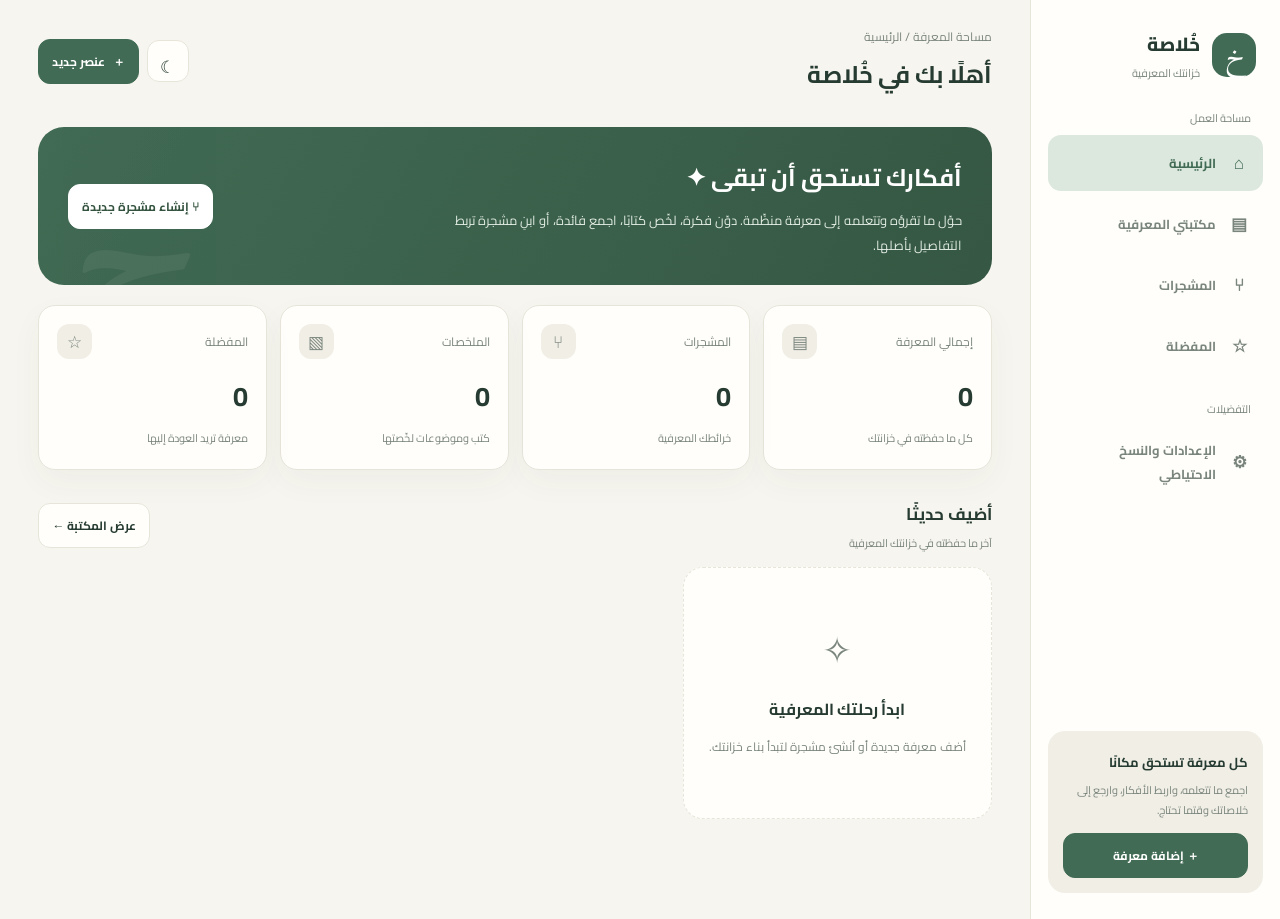
<file: index.html>
<!doctype html>
<html lang="ar" dir="rtl">
<head>
      <link rel="icon" type="image/png" href="icon.jpeg">
<link rel="apple-touch-icon" href="icon.jpeg">
<meta charset="utf-8"><meta name="viewport" content="width=device-width,initial-scale=1"><meta name="theme-color" content="#f7f5ef"><title>خُلاصة — خزانتك المعرفية</title>
<link rel="preconnect" href="https://fonts.googleapis.com"><link rel="preconnect" href="https://fonts.gstatic.com" crossorigin><link href="https://fonts.googleapis.com/css2?family=Cairo:wght@400;500;600;700;800&family=Amiri:wght@400;700&display=swap" rel="stylesheet">
<style>
:root{--bg:#f7f5ef;--paper:#fffefa;--paper2:#f0eee5;--ink:#263b32;--muted:#7a857d;--line:#e7e5da;--green:#416b54;--green2:#dce8dd;--gold:#b58b4b;--rose:#a85c53;--shadow:0 12px 32px #283b2d0b;--r:20px}*{box-sizing:border-box}body{margin:0;background:var(--bg);color:var(--ink);font-family:Cairo, sans-serif;min-height:100vh}body.dark{--bg:#171d19;--paper:#202923;--paper2:#2a342d;--ink:#e8eee8;--muted:#a5b0a7;--line:#354239;--green:#9bc6a7;--green2:#2c4434;--gold:#d9b779;--rose:#e09a8f;--shadow:0 12px 32px #0002;color-scheme:dark}button,input,textarea,select{font:inherit}button{cursor:pointer}button:focus-visible,input:focus-visible,textarea:focus-visible,select:focus-visible{outline:3px solid #b58b4b88;outline-offset:2px}.app{display:grid;grid-template-columns:250px minmax(0,1fr);min-height:100vh}.sidebar{border-left:1px solid var(--line);padding:26px 17px;display:flex;flex-direction:column;gap:25px;background:var(--paper)}.brand{display:flex;align-items:center;gap:12px;padding:0 7px}.brandmark{width:44px;height:44px;border-radius:15px;background:var(--green);color:#fff;display:grid;place-items:center;font-family:Amiri,serif;font-size:28px}.brand h1{font-size:19px;margin:0;font-weight:800}.brand p{margin:1px 0 0;color:var(--muted);font-size:11px}.navlabel{font-size:11px;color:var(--muted);padding:0 12px;margin:0 0 7px}.nav{display:grid;gap:5px}.nav button{border:0;background:transparent;color:var(--muted);text-align:right;padding:12px 13px;border-radius:13px;display:flex;align-items:center;gap:12px;font-size:13px;font-weight:700}.nav button .ico{width:22px;text-align:center;font-size:17px}.nav button.active,.nav button:hover{background:var(--green2);color:var(--green)}.side-bottom{margin-top:auto;background:var(--paper2);border-radius:17px;padding:15px}.side-bottom b{font-size:13px}.side-bottom p{font-size:11px;color:var(--muted);line-height:1.8;margin:5px 0 12px}.main{min-width:0;padding:25px clamp(16px,3vw,42px) 100px}.topbar{display:flex;align-items:center;justify-content:space-between;gap:14px;margin-bottom:30px}.crumb{font-size:12px;color:var(--muted)}.topbar h2{font-size:24px;margin:4px 0 0}.top-actions{display:flex;align-items:center;gap:8px}.iconbtn,.btn{border:1px solid var(--line);background:var(--paper);color:var(--ink);border-radius:12px;padding:10px 13px}.iconbtn{width:42px;height:42px;display:grid;place-items:center;font-size:17px}.btn{font-weight:700;font-size:12px;display:inline-flex;align-items:center;justify-content:center;gap:8px}.btn.primary{background:var(--green);color:white;border-color:var(--green)}body.dark .btn.primary{color:#17231a}.btn.soft{background:var(--green2);color:var(--green);border-color:transparent}.btn.danger{color:var(--rose)}.page{display:none}.page.active{display:block}.welcome{border-radius:26px;padding:28px 30px;background:linear-gradient(120deg,var(--green),#355743);color:#fff;display:flex;justify-content:space-between;align-items:center;gap:22px;overflow:hidden;position:relative}.welcome:after{content:'خ';position:absolute;font-family:Amiri,serif;font-size:200px;opacity:.06;left:25px;top:-50px;pointer-events:none}.welcome h3{font-size:24px;margin:0 0 8px}.welcome p{margin:0;color:#e0ebe2;font-size:13px;line-height:1.9;max-width:550px}.welcome .btn{background:#fff;color:#34533f;border-color:#fff;white-space:nowrap;z-index:1}.stats{display:grid;grid-template-columns:repeat(4,minmax(0,1fr));gap:13px;margin:20px 0 28px}.stat{padding:18px;background:var(--paper);border:1px solid var(--line);border-radius:17px;box-shadow:var(--shadow)}.stat .top{display:flex;justify-content:space-between;align-items:center;color:var(--muted);font-size:12px}.stat .badgeicon{width:35px;height:35px;display:grid;place-items:center;background:var(--paper2);border-radius:12px;font-size:17px}.stat strong{font-size:27px;display:block;margin-top:12px}.stat small{font-size:11px;color:var(--muted)}.section-head{display:flex;align-items:center;justify-content:space-between;gap:10px;margin:24px 0 14px}.section-head h3{font-size:17px;margin:0}.section-head p{font-size:11px;color:var(--muted);margin:3px 0 0}.cards{display:grid;grid-template-columns:repeat(3,minmax(0,1fr));gap:14px}.item-card{background:var(--paper);border:1px solid var(--line);border-radius:18px;padding:17px;min-width:0;transition:.2s;box-shadow:var(--shadow)}.item-card:hover{transform:translateY(-2px);border-color:#b9cbbb}.card-top{display:flex;justify-content:space-between;align-items:center;gap:8px}.typechip{background:var(--paper2);border-radius:9px;padding:5px 9px;font-size:10px;color:var(--green);font-weight:800}.star{border:0;background:transparent;color:var(--gold);font-size:18px;padding:2px}.item-card h4{margin:13px 0 7px;font-size:15px;line-height:1.7}.item-card .excerpt{font-size:12px;color:var(--muted);line-height:1.9;white-space:pre-wrap;display:-webkit-box;-webkit-line-clamp:3;-webkit-box-orient:vertical;overflow:hidden;min-height:67px}.tags{display:flex;flex-wrap:wrap;gap:5px;margin-top:12px}.tag{font-size:10px;color:var(--muted);background:var(--paper2);border-radius:7px;padding:4px 7px}.card-foot{border-top:1px solid var(--line);padding-top:12px;margin-top:14px;display:flex;justify-content:space-between;align-items:center;gap:8px;color:var(--muted);font-size:10px}.card-actions{display:flex;gap:5px}.mini{border:1px solid var(--line);background:transparent;color:var(--ink);border-radius:8px;padding:5px 8px;font-size:11px}.toolbar{display:flex;gap:9px;flex-wrap:wrap;margin-bottom:18px}.field{background:var(--paper);border:1px solid var(--line);color:var(--ink);border-radius:12px;padding:11px 13px;min-width:0}.search{flex:1;min-width:190px}.toolbar select{min-width:140px}.empty{padding:48px 20px;text-align:center;border:1px dashed var(--line);border-radius:20px;color:var(--muted);background:var(--paper)}.empty .symbol{font-size:36px;margin-bottom:10px}.empty h3{margin:0;color:var(--ink);font-size:16px}.empty p{font-size:12px;line-height:1.8}.empty .btn{margin-top:8px}.settings-grid{display:grid;grid-template-columns:repeat(2,minmax(0,1fr));gap:15px}.setting-card{background:var(--paper);border:1px solid var(--line);border-radius:18px;padding:20px}.setting-card h3{margin:0 0 8px;font-size:15px}.setting-card p{color:var(--muted);font-size:12px;line-height:1.9}.setting-row{display:flex;justify-content:space-between;align-items:center;gap:12px;padding:12px 0;border-bottom:1px solid var(--line);font-size:13px}.setting-row:last-child{border:0}.bottomnav{display:none}.modal-backdrop{position:fixed;inset:0;background:#101c16a8;z-index:20;display:none;align-items:center;justify-content:center;padding:18px}.modal-backdrop.open{display:flex}.modal{background:var(--paper);border-radius:22px;width:min(620px,100%);max-height:90vh;overflow:auto;box-shadow:0 25px 90px #0003;padding:23px}.modal.wide{width:min(1040px,100%)}.modal-head{display:flex;justify-content:space-between;align-items:center;gap:12px;margin-bottom:18px}.modal-head h3{margin:0;font-size:19px}.close{border:0;background:var(--paper2);color:var(--ink);border-radius:10px;width:37px;height:37px;font-size:20px}.form-grid{display:grid;grid-template-columns:1fr 1fr;gap:13px}.form-field{display:grid;gap:6px}.form-field.full{grid-column:1/-1}.form-field label{font-size:12px;font-weight:700}.form-field input,.form-field textarea,.form-field select{width:100%;background:var(--bg);border:1px solid var(--line);color:var(--ink);padding:11px;border-radius:11px}.form-field textarea{min-height:140px;resize:vertical;line-height:1.9}.modal-actions{display:flex;justify-content:flex-start;gap:8px;margin-top:18px}.toast{position:fixed;bottom:25px;left:25px;z-index:50;background:var(--ink);color:var(--paper);padding:12px 17px;border-radius:12px;box-shadow:var(--shadow);font-size:12px;opacity:0;transform:translateY(8px);transition:.2s;pointer-events:none}.toast.show{opacity:1;transform:translateY(0)}
/* Mindmap workspace */
.mindmap-page{display:grid;gap:12px}.map-toolbar{display:flex;justify-content:space-between;gap:10px;align-items:center;flex-wrap:wrap;background:var(--paper);border:1px solid var(--line);border-radius:16px;padding:11px}.map-tool-group{display:flex;gap:6px;flex-wrap:wrap;align-items:center}.map-tool{border:1px solid var(--line);background:var(--paper);color:var(--ink);border-radius:10px;padding:8px 11px;font-size:12px;font-weight:700}.map-tool.primary{background:var(--green);color:#fff;border-color:var(--green)}.map-tool:disabled{opacity:.4;cursor:not-allowed}.map-title{font-weight:800;font-size:14px;min-width:120px}.map-stage{position:relative;background:var(--paper);border:1px solid var(--line);border-radius:20px;min-height:480px;height:min(66vh,720px);overflow:hidden;background-image:radial-gradient(var(--line) .8px,transparent .8px);background-size:19px 19px;touch-action:none}.map-stage svg{width:100%;height:100%;display:block;user-select:none}.map-stage .edge{fill:none;stroke:#a9b9a9;stroke-width:2.2;stroke-linecap:round}.map-stage .node{cursor:grab}.map-stage .node:active{cursor:grabbing}.map-stage .node rect{fill:var(--paper);stroke:#a9b9a9;stroke-width:1.5;filter:drop-shadow(0 3px 4px #1b30200d)}.map-stage .node.root rect{fill:var(--green);stroke:var(--green)}.map-stage .node.root text{fill:white}.map-stage .node.selected rect{stroke:var(--gold);stroke-width:3}.map-stage .node text{fill:var(--ink);font-family:Cairo,sans-serif;font-size:13px;font-weight:700;pointer-events:none}.map-stage .node .hint{fill:var(--muted);font-size:9px;font-weight:500}.map-stage .node.root .hint{fill:#e1eee3}.map-stage .node .add-dot{fill:var(--green);stroke:var(--paper);stroke-width:2;cursor:pointer}.map-stage .node .add-plus{fill:white;font-size:14px;font-weight:800;pointer-events:none}.map-help{display:flex;justify-content:space-between;gap:10px;flex-wrap:wrap;color:var(--muted);font-size:11px;padding:0 4px}.map-side{display:grid;grid-template-columns:minmax(0,1fr) 270px;gap:12px}.map-inspector{background:var(--paper);border:1px solid var(--line);border-radius:16px;padding:16px;align-self:start}.map-inspector h4{margin:0 0 12px;font-size:13px}.map-inspector label{display:block;font-size:11px;color:var(--muted);margin-bottom:6px}.map-inspector input,.map-inspector textarea,.map-inspector select{width:100%;padding:9px 10px;border:1px solid var(--line);border-radius:10px;background:var(--bg);color:var(--ink);margin-bottom:11px}.map-inspector textarea{resize:vertical;min-height:72px}.map-inspector .btn{width:100%;margin-top:4px}.map-inspector .subtext{font-size:11px;color:var(--muted);line-height:1.8}.map-canvas-wrap{min-width:0}.mobile-only{display:none}
@media(max-width:1050px){.cards{grid-template-columns:repeat(2,minmax(0,1fr))}.stats{grid-template-columns:repeat(2,minmax(0,1fr))}.map-side{grid-template-columns:1fr}.map-inspector{display:grid;grid-template-columns:1fr 1fr;gap:0 12px}.map-inspector h4,.map-inspector .subtext,.map-inspector .btn{grid-column:1/-1}}
@media(max-width:760px){.app{display:block}.sidebar{display:none}.main{padding:18px 14px 95px}.topbar{margin-bottom:20px}.topbar h2{font-size:20px}.top-actions .btn span{display:none}.welcome{padding:22px;display:block}.welcome h3{font-size:21px}.welcome .btn{margin-top:16px}.stats{gap:9px}.stat{padding:13px}.stat strong{font-size:23px}.cards{grid-template-columns:1fr}.settings-grid{grid-template-columns:1fr}.bottomnav{position:fixed;display:flex;bottom:0;right:0;left:0;background:var(--paper);border-top:1px solid var(--line);padding:7px 5px calc(7px + env(safe-area-inset-bottom));z-index:10;justify-content:space-around}.bottomnav button{border:0;background:transparent;color:var(--muted);display:grid;gap:2px;justify-items:center;font-size:9px;padding:5px 7px;border-radius:10px}.bottomnav button span{font-size:18px}.bottomnav button.active{color:var(--green);background:var(--green2)}.form-grid{grid-template-columns:1fr}.form-field.full{grid-column:auto}.map-stage{height:55vh;min-height:390px}.map-toolbar{align-items:flex-start}.map-tool{padding:8px;font-size:11px}.map-inspector{display:block}.mobile-only{display:inline-flex}.map-help{font-size:10px}.modal{padding:17px}.map-title{width:100%}}
@media(prefers-reduced-motion:reduce){*{transition:none!important;scroll-behavior:auto!important}}
</style></head>
<body><div class="app">
<aside class="sidebar"><div class="brand"><div class="brandmark">خ</div><div><h1>خُلاصة</h1><p>خزانتك المعرفية</p></div></div><div><p class="navlabel">مساحة العمل</p><nav class="nav" id="sideNav"><button class="active" data-page="home"><span class="ico">⌂</span>الرئيسية</button><button data-page="library"><span class="ico">▤</span>مكتبتي المعرفية</button><button data-page="mindmaps"><span class="ico">⑂</span>المشجرات</button><button data-page="favorites"><span class="ico">☆</span>المفضلة</button></nav></div><div><p class="navlabel">التفضيلات</p><nav class="nav"><button data-page="settings"><span class="ico">⚙</span>الإعدادات والنسخ الاحتياطي</button></nav></div><div class="side-bottom"><b>كل معرفة تستحق مكانًا</b><p>اجمع ما تتعلمه، واربط الأفكار، وارجع إلى خلاصاتك وقتما تحتاج.</p><button class="btn primary" style="width:100%" id="quickAdd">＋ إضافة معرفة</button></div></aside>
<main class="main"><header class="topbar"><div><div class="crumb">مساحة المعرفة / <span id="crumbName">الرئيسية</span></div><h2 id="pageTitle">أهلًا بك في خُلاصة</h2></div><div class="top-actions"><button class="iconbtn" id="themeToggle" title="تبديل المظهر" aria-label="تبديل المظهر">☾</button><button class="btn primary" id="topAdd">＋ <span>عنصر جديد</span></button></div></header>
<section class="page active" id="page-home"><div class="welcome"><div><h3>أفكارك تستحق أن تبقى ✦</h3><p>حوّل ما تقرؤه وتتعلمه إلى معرفة منظّمة. دوّن فكرة، لخّص كتابًا، اجمع فائدة، أو ابنِ مشجرة تربط التفاصيل بأصلها.</p></div><button class="btn" id="heroMap">⑂ إنشاء مشجرة جديدة</button></div><div class="stats"><div class="stat"><div class="top"><span>إجمالي المعرفة</span><span class="badgeicon">▤</span></div><strong id="stat-total">0</strong><small>كل ما حفظته في خزانتك</small></div><div class="stat"><div class="top"><span>المشجرات</span><span class="badgeicon">⑂</span></div><strong id="stat-maps">0</strong><small>خرائطك المعرفية</small></div><div class="stat"><div class="top"><span>الملخصات</span><span class="badgeicon">▧</span></div><strong id="stat-summaries">0</strong><small>كتب وموضوعات لخّصتها</small></div><div class="stat"><div class="top"><span>المفضلة</span><span class="badgeicon">☆</span></div><strong id="stat-favs">0</strong><small>معرفة تريد العودة إليها</small></div></div><div class="section-head"><div><h3>أضيف حديثًا</h3><p>آخر ما حفظته في خزانتك المعرفية</p></div><button class="btn" data-goto="library">عرض المكتبة ←</button></div><div class="cards" id="recentCards"></div></section>
<section class="page" id="page-library"><div class="toolbar"><input class="field search" id="librarySearch" placeholder="ابحث في العناوين والمحتوى والوسوم…" aria-label="البحث في المكتبة"><select class="field" id="typeFilter" aria-label="تصفية حسب النوع"><option value="all">كل الأنواع</option><option value="thought">خواطر</option><option value="summary">ملخصات</option><option value="benefit">فوائد</option><option value="mindmap">مشجرات</option></select><select class="field" id="sortFilter" aria-label="ترتيب العناصر"><option value="new">الأحدث أولًا</option><option value="old">الأقدم أولًا</option><option value="az">العنوان أبجديًا</option></select><button class="btn primary" id="libraryAdd">＋ إضافة</button></div><div class="section-head"><div><h3>مكتبتي المعرفية</h3><p id="libraryCount">0 عناصر</p></div></div><div class="cards" id="libraryCards"></div><div id="libraryEmpty" hidden></div></section>
<section class="page" id="page-mindmaps"><div class="welcome" style="margin-bottom:20px"><div><h3>الأفكار لا تعيش منفصلة</h3><p>أنشئ مشجرة من موضوع مركزي، ثم وسّعها بفروع رئيسية وفرعية، ورتّبها بصريًا، واحفظها لتعود إليها متى شئت.</p></div><button class="btn" id="newMap">＋ مشجرة جديدة</button></div><div class="section-head"><div><h3>مشجراتي</h3><p>خرائط الأفكار التي أنشأتها</p></div></div><div class="cards" id="mapCards"></div></section>
<section class="page" id="page-favorites"><div class="section-head"><div><h3>المفضلة</h3><p>الأفكار التي علّمتها للرجوع إليها</p></div></div><div class="cards" id="favoriteCards"></div></section>
<section class="page" id="page-settings"><div class="section-head"><div><h3>الإعدادات والبيانات</h3><p>تحكّم في مظهر التطبيق واحتفظ بنسخة من معرفتك</p></div></div><div class="settings-grid"><div class="setting-card"><h3>المظهر</h3><p>اختر المظهر المريح لك أثناء القراءة والتدوين.</p><div class="setting-row"><span>المظهر الحالي</span><button class="btn" id="settingsTheme">تبديل المظهر</button></div></div><div class="setting-card"><h3>النسخ الاحتياطي</h3><p>صدّر مكتبتك ومشجراتك إلى ملف JSON، أو استعد نسخة محفوظة سابقًا.</p><div class="setting-row"><span>تصدير جميع البيانات</span><button class="btn primary" id="exportBtn">↓ تصدير</button></div><div class="setting-row"><span>استيراد نسخة احتياطية</span><button class="btn" id="importBtn">↑ استيراد</button><input id="importFile" type="file" accept="application/json,.json" hidden></div></div><div class="setting-card"><h3>مكان حفظ بياناتك</h3><p>تحفظ النسخة الحالية بياناتها في مساحة التخزين المحلية للمتصفح على هذا الجهاز. امسح بيانات المتصفح بحذر، واحتفظ بنسخة احتياطية دوريًا.</p><div class="setting-row"><span>التخزين المحلي</span><b id="storageStatus">جارٍ التحقق…</b></div></div><div class="setting-card"><h3>إدارة المكتبة</h3><p>يمكنك حذف جميع العناصر من هذا الجهاز. لا يمكن التراجع عن الحذف إلا إذا كانت لديك نسخة احتياطية.</p><button class="btn danger" id="clearAll">حذف جميع البيانات</button></div></div></section>
<section class="page" id="page-mapeditor"><div class="mindmap-page"><div class="map-toolbar"><div class="map-tool-group"><button class="map-tool" id="backMaps">← المشجرات</button><span class="map-title" id="mapTitleLabel">مشجرة جديدة</span></div><div class="map-tool-group"><button class="map-tool" id="mapUndo" title="تراجع">↶ تراجع</button><button class="map-tool" id="mapRedo" title="إعادة">↷ إعادة</button><button class="map-tool" id="mapZoomOut">−</button><button class="map-tool" id="mapZoomLabel">100%</button><button class="map-tool" id="mapZoomIn">＋</button><button class="map-tool" id="mapFit">ملاءمة</button></div><div class="map-tool-group"><button class="map-tool" id="mapExportSvg">تصدير SVG</button><button class="map-tool" id="mapExportJson">نسخ JSON</button><button class="map-tool primary" id="mapSave">حفظ المشجرة</button></div></div><div class="map-side"><div class="map-canvas-wrap"><div class="map-stage" id="mapStage" aria-label="لوحة المشجرة التفاعلية"><svg id="mapSvg" role="img" aria-label="رسم المشجرة"></svg></div><div class="map-help"><span>اسحب العقدة لتغيير موضعها • اضغط العقدة لتحديدها</span><span>يمكنك إضافة فرع من زر ＋ بجوار العقدة</span></div></div><aside class="map-inspector"><h4>تحرير العقدة المحددة</h4><label for="nodeText">نص الفكرة</label><textarea id="nodeText" placeholder="اكتب الفكرة أو عنوان الفرع…"></textarea><label for="nodeColor">لون العقدة</label><select id="nodeColor"><option value="default">أخضر هادئ</option><option value="gold">ذهبي</option><option value="blue">أزرق</option><option value="rose">وردي ترابي</option></select><button class="btn primary" id="applyNode">تطبيق التعديلات</button><button class="btn" id="addChild">＋ إضافة فرع تحت المحدد</button><button class="btn" id="addSibling">＋ إضافة فرع شقيق</button><button class="btn danger" id="deleteNode">حذف العقدة وفرعها</button><p class="subtext">نصيحة: اجعل كل عقدة قصيرة وواضحة، واجعل الفروع الرئيسية تمثل الأفكار الكبرى، ثم أضف التفاصيل تحت كل فرع.</p></aside></div></div></section>
</main></div>
<nav class="bottomnav" id="bottomNav"><button class="active" data-page="home"><span>⌂</span>الرئيسية</button><button data-page="library"><span>▤</span>المكتبة</button><button data-page="mindmaps"><span>⑂</span>المشجرات</button><button data-page="favorites"><span>☆</span>المفضلة</button><button data-page="settings"><span>⚙</span>الإعدادات</button></nav>
<div class="modal-backdrop" id="itemModal" role="presentation"><section class="modal" role="dialog" aria-modal="true" aria-labelledby="itemModalTitle"><div class="modal-head"><h3 id="itemModalTitle">إضافة معرفة</h3><button class="close" data-close="itemModal" aria-label="إغلاق">×</button></div><form id="itemForm"><div class="form-grid"><div class="form-field full"><label for="itemTitle">العنوان</label><input id="itemTitle" required maxlength="180" placeholder="عنوان واضح ومعبّر"></div><div class="form-field"><label for="itemType">نوع المعرفة</label><select id="itemType"><option value="thought">خاطرة</option><option value="summary">ملخص</option><option value="benefit">فائدة</option></select></div><div class="form-field"><label for="itemCategory">التصنيف</label><input id="itemCategory" maxlength="80" placeholder="مثل: قراءة، تربية، تاريخ"></div><div class="form-field full"><label for="itemContent">المحتوى</label><textarea id="itemContent" required maxlength="30000" placeholder="دوّن ما تريد الاحتفاظ به…"></textarea></div><div class="form-field full"><label for="itemTags">الوسوم (افصل بينها بفاصلة)</label><input id="itemTags" maxlength="400" placeholder="كتاب، فكرة، مراجعة"></div></div><div class="modal-actions"><button class="btn primary" type="submit">حفظ المعرفة</button><button class="btn" type="button" data-close="itemModal">إلغاء</button></div></form></section></div>
<div class="modal-backdrop" id="mapNameModal" role="presentation"><section class="modal" role="dialog" aria-modal="true" aria-labelledby="mapNameHeading"><div class="modal-head"><h3 id="mapNameHeading">إنشاء مشجرة</h3><button class="close" data-close="mapNameModal" aria-label="إغلاق">×</button></div><form id="mapNameForm"><div class="form-field"><label for="mapNameInput">عنوان المشجرة</label><input id="mapNameInput" required maxlength="180" placeholder="مثل: أسباب النهضة العلمية"></div><div class="form-field" style="margin-top:12px"><label for="mapRootInput">الفكرة المركزية</label><input id="mapRootInput" required maxlength="180" placeholder="الموضوع الذي ستتفرع منه الأفكار"></div><div class="modal-actions"><button class="btn primary" type="submit">ابدأ التشجير</button><button class="btn" type="button" data-close="mapNameModal">إلغاء</button></div></form></section></div>
<div class="modal-backdrop" id="confirmModal" role="presentation"><section class="modal" role="dialog" aria-modal="true" aria-labelledby="confirmTitle"><div class="modal-head"><h3 id="confirmTitle">تأكيد العملية</h3><button class="close" data-close="confirmModal" aria-label="إغلاق">×</button></div><p id="confirmMessage" style="font-size:13px;line-height:1.9;color:var(--muted)"></p><div class="modal-actions"><button class="btn danger" id="confirmYes">تأكيد</button><button class="btn" data-close="confirmModal">إلغاء</button></div></section></div><div class="toast" id="toast" role="status" aria-live="polite"></div>
<script>
(()=>{'use strict';
const $=s=>document.querySelector(s), $$=s=>[...document.querySelectorAll(s)];
const STORAGE='khulasa_v2_items', THEME='khulasa_theme';
const types={thought:'خاطرة',summary:'ملخص',benefit:'فائدة',mindmap:'مشجرة'};
let items=[],editingId=null,confirmAction=null,currentPage='home',activeMapId=null,mapState=null,selectedNodeId=null,undoStack=[],redoStack=[],zoom=1,dragInfo=null,toastTimer=null;
const uid=()=>Math.random().toString(36).slice(2,8)+Date.now().toString(36);
const safe=(s='')=>String(s).replace(/[&<>"']/g,c=>({'&':'&amp;','<':'&lt;','>':'&gt;','"':'&quot;',"'":'&#39;'}[c]));
const fmtDate=d=>{const date=new Date(d);return Number.isNaN(date.getTime())?'تاريخ غير معروف':date.toLocaleDateString('ar',{year:'numeric',month:'short',day:'numeric'});};
function toast(msg){const el=$('#toast');el.textContent=msg;el.classList.add('show');clearTimeout(toastTimer);toastTimer=setTimeout(()=>el.classList.remove('show'),2600)}
function save(){try{localStorage.setItem(STORAGE,JSON.stringify(items));return true}catch(e){toast('تعذر الحفظ في المتصفح؛ صدّر نسخة احتياطية أو حرّر مساحة.');return false}}
function load(){try{let raw=localStorage.getItem(STORAGE);if(!raw){const legacy=localStorage.getItem('khulasa_items');if(legacy){const old=JSON.parse(legacy);if(Array.isArray(old)){items=old.filter(x=>x&&typeof x==='object'&&typeof x.id==='string'&&typeof x.title==='string'&&['thought','summary','benefit','mindmap'].includes(x.type)).map(x=>{if(x.type==='mindmap'&&!x.tree)x.tree={id:uid(),text:x.title,color:'default',children:[]};return normalizeItem(x)});save();return}}}if(raw){const parsed=JSON.parse(raw);if(Array.isArray(parsed))items=parsed.filter(validItem).map(normalizeItem)}}catch(e){items=[];toast('تعذر قراءة البيانات المحفوظة.')} }
function validNode(n,depth=0){if(depth>100||!n||typeof n!=='object'||typeof n.id!=='string'||typeof n.text!=='string')return false;return Array.isArray(n.children)&&n.children.every(c=>validNode(c,depth+1))}
function validItem(x){if(!x||typeof x!=='object'||typeof x.id!=='string'||typeof x.title!=='string'||!['thought','summary','benefit','mindmap'].includes(x.type))return false;if(x.type==='mindmap')return validNode(x.tree);return typeof x.content==='string'}
function normalizeNode(n){return {id:n.id||uid(),text:String(n.text||'فكرة جديدة'),color:['default','gold','blue','rose'].includes(n.color)?n.color:'default',children:Array.isArray(n.children)?n.children.map(normalizeNode):[]}}
function normalizeItem(x){return {id:x.id||uid(),title:String(x.title||'دون عنوان'),type:x.type,content:typeof x.content==='string'?x.content:'',category:typeof x.category==='string'?x.category:'عام',tags:Array.isArray(x.tags)?x.tags.filter(t=>typeof t==='string').slice(0,30):[],favorite:!!x.favorite,createdAt:x.createdAt||new Date().toISOString(),updatedAt:x.updatedAt||x.createdAt||new Date().toISOString(),...(x.type==='mindmap'?{tree:normalizeNode(x.tree)}:{})}}
function setTheme(dark){document.body.classList.toggle('dark',dark);$('#themeToggle').textContent=dark?'☀':'☾';try{localStorage.setItem(THEME,dark?'dark':'light')}catch(e){} }
function toggleTheme(){setTheme(!document.body.classList.contains('dark'))}
function navigate(page){if(!$('#page-'+page))return;currentPage=page;$$('.page').forEach(p=>p.classList.toggle('active',p.id==='page-'+page));$$('[data-page]').forEach(b=>b.classList.toggle('active',b.dataset.page===page));const labels={home:['الرئيسية','أهلًا بك في خُلاصة'],library:['المكتبة','مكتبتي المعرفية'],mindmaps:['المشجرات','مشجراتي المعرفية'],favorites:['المفضلة','ما يستحق العودة إليه'],settings:['الإعدادات','الإعدادات والنسخ الاحتياطي'],mapeditor:['محرر المشجرات',activeMap()?.title||'مشجرة جديدة']};$('#crumbName').textContent=labels[page]?.[0]||'خُلاصة';$('#pageTitle').textContent=labels[page]?.[1]||'خُلاصة';if(page==='home'||page==='library'||page==='mindmaps'||page==='favorites')renderAll();if(page==='mapeditor')renderMap();window.scrollTo({top:0,behavior:'smooth'})}
function activeMap(){return items.find(x=>x.id===activeMapId&&x.type==='mindmap')}
function openModal(id){const el=$('#'+id);el.classList.add('open');const first=el.querySelector('input,textarea,select,button');setTimeout(()=>first?.focus(),40);document.body.style.overflow='hidden'}
function closeModal(id){$('#'+id).classList.remove('open');if(!$$('.modal-backdrop.open').length)document.body.style.overflow=''}
function askConfirm(message,fn){$('#confirmMessage').textContent=message;confirmAction=fn;openModal('confirmModal')}
function emptyHTML(symbol,title,desc,button){return `<div class="empty"><div class="symbol">${symbol}</div><h3>${safe(title)}</h3><p>${safe(desc)}</p>${button||''}</div>`}
function cardHTML(it){const excerpt=it.type==='mindmap'?`${countNodes(it.tree)} عقدة معرفية • ${it.tree.children.length} فروع رئيسية`:it.content;return `<article class="item-card"><div class="card-top"><span class="typechip">${types[it.type]}</span><button class="star" data-fav="${it.id}" title="${it.favorite?'إزالة من المفضلة':'إضافة للمفضلة'}" aria-label="${it.favorite?'إزالة من المفضلة':'إضافة للمفضلة'}">${it.favorite?'★':'☆'}</button></div><h4>${safe(it.title)}</h4><div class="excerpt">${safe(excerpt||'لا يوجد محتوى بعد.')}</div><div class="tags">${(it.tags||[]).slice(0,4).map(t=>`<span class="tag">#${safe(t)}</span>`).join('')}${it.category?`<span class="tag">${safe(it.category)}</span>`:''}</div><div class="card-foot"><span>${fmtDate(it.updatedAt||it.createdAt)}</span><div class="card-actions">${it.type==='mindmap'?`<button class="mini" data-openmap="${it.id}">فتح المشجرة ↗</button>`:`<button class="mini" data-edit="${it.id}">تعديل</button>`}<button class="mini" data-delete="${it.id}" aria-label="حذف">حذف</button></div></div></article>`}
function countNodes(n){return 1+(n?.children||[]).reduce((a,c)=>a+countNodes(c),0)}
function renderCards(elId,list,emptyText='لا توجد عناصر هنا بعد'){const el=$('#'+elId);if(!list.length){el.innerHTML=emptyHTML('✧',emptyText,'أضف معرفة جديدة أو أنشئ مشجرة لتبدأ بناء خزانتك.');return}el.innerHTML=list.map(cardHTML).join('')}
function renderAll(){const sorted=[...items].sort((a,b)=>new Date(b.updatedAt)-new Date(a.updatedAt));$('#stat-total').textContent=items.length;$('#stat-maps').textContent=items.filter(x=>x.type==='mindmap').length;$('#stat-summaries').textContent=items.filter(x=>x.type==='summary').length;$('#stat-favs').textContent=items.filter(x=>x.favorite).length;renderCards('recentCards',sorted.slice(0,3),'ابدأ رحلتك المعرفية');const q=($('#librarySearch')?.value||'').trim().toLocaleLowerCase('ar');const typ=$('#typeFilter')?.value||'all';const sort=$('#sortFilter')?.value||'new';let lib=sorted.filter(x=>(typ==='all'||x.type===typ)&&(!q||[x.title,x.content,x.category,...(x.tags||[])].join(' ').toLocaleLowerCase('ar').includes(q)));if(sort==='old')lib.reverse();if(sort==='az')lib.sort((a,b)=>a.title.localeCompare(b.title,'ar'));$('#libraryCount').textContent=`${lib.length} ${lib.length===1?'عنصر':'عناصر'}`;renderCards('libraryCards',lib,'لم نعثر على نتائج');renderCards('mapCards',sorted.filter(x=>x.type==='mindmap'),'لم تنشئ مشجرة بعد');renderCards('favoriteCards',sorted.filter(x=>x.favorite),'قائمة المفضلة فارغة');$('#storageStatus').textContent='مفعّل على هذا المتصفح'}
function openItemForm(id=null){editingId=id;const it=id?items.find(x=>x.id===id):null;$('#itemForm').reset();$('#itemModalTitle').textContent=it?'تعديل المعرفة':'إضافة معرفة';$('#itemTitle').value=it?.title||'';$('#itemType').value=it?.type||'thought';$('#itemCategory').value=it?.category||'';$('#itemContent').value=it?.content||'';$('#itemTags').value=(it?.tags||[]).join('، ');$('#itemType').disabled=!!it&&it.type==='mindmap';openModal('itemModal')}
function saveItem(e){e.preventDefault();const title=$('#itemTitle').value.trim(),content=$('#itemContent').value.trim();if(!title||!content){toast('أدخل العنوان والمحتوى أولًا.');return}const now=new Date().toISOString(),tags=$('#itemTags').value.split(/[،,]/).map(t=>t.trim()).filter(Boolean).slice(0,30);if(editingId){const i=items.findIndex(x=>x.id===editingId);if(i<0)return;items[i]={...items[i],title,content,type:$('#itemType').value,category:$('#itemCategory').value.trim()||'عام',tags,updatedAt:now}}else items.unshift({id:uid(),title,content,type:$('#itemType').value,category:$('#itemCategory').value.trim()||'عام',tags,favorite:false,createdAt:now,updatedAt:now});if(save()){closeModal('itemModal');renderAll();toast('حُفظت المعرفة بنجاح.')}}
function toggleFav(id){const it=items.find(x=>x.id===id);if(!it)return;it.favorite=!it.favorite;it.updatedAt=new Date().toISOString();if(save())renderAll()}
function deleteItem(id){const it=items.find(x=>x.id===id);if(!it)return;askConfirm(`هل تريد حذف «${it.title}» نهائيًا؟`,()=>{items=items.filter(x=>x.id!==id);if(save()){renderAll();toast('تم حذف العنصر.')}})}
function askMapName(){ $('#mapNameForm').reset();openModal('mapNameModal') }
function createMap(title,root){const now=new Date().toISOString();const it={id:uid(),title,type:'mindmap',category:'مشجرات',content:'',tags:[],favorite:false,createdAt:now,updatedAt:now,tree:{id:uid(),text:root,color:'default',children:[]}};items.unshift(it);if(!save())return;activeMapId=it.id;mapState=structuredClone(it.tree);selectedNodeId=mapState.id;undoStack=[];redoStack=[];zoom=1;navigate('mapeditor')}
function openMap(id){const it=items.find(x=>x.id===id&&x.type==='mindmap');if(!it)return;activeMapId=id;mapState=structuredClone(it.tree);selectedNodeId=mapState.id;undoStack=[];redoStack=[];zoom=1;navigate('mapeditor')}
function findNode(id,node=mapState,parent=null){if(!node)return null;if(node.id===id)return {node,parent};for(const c of node.children||[]){const f=findNode(id,c,node);if(f)return f}return null}
function snapshot(){if(!mapState)return;undoStack.push(JSON.stringify(mapState));if(undoStack.length>80)undoStack.shift();redoStack=[];updateUndoButtons()}
function updateUndoButtons(){$('#mapUndo').disabled=!undoStack.length;$('#mapRedo').disabled=!redoStack.length}
function undo(){if(!undoStack.length)return;redoStack.push(JSON.stringify(mapState));mapState=JSON.parse(undoStack.pop());selectedNodeId=findNode(selectedNodeId)?.node.id||mapState.id;renderMap();updateUndoButtons()}
function redo(){if(!redoStack.length)return;undoStack.push(JSON.stringify(mapState));mapState=JSON.parse(redoStack.pop());renderMap();updateUndoButtons()}
function addNode(kind){if(!mapState)return;const found=findNode(selectedNodeId)||{node:mapState,parent:null};if(kind==='sibling'&&!found.parent){toast('العقدة المركزية لا تملك فرعًا شقيقًا. أضف فرعًا تحتها.');return}snapshot();const n={id:uid(),text:kind==='child'?'فرع جديد':'فكرة جديدة',color:'default',children:[]};if(kind==='child')found.node.children.push(n);else found.parent.children.push(n);selectedNodeId=n.id;renderMap();$('#nodeText').focus();$('#nodeText').select()}
function deleteNode(){const found=findNode(selectedNodeId);if(!found)return;if(!found.parent){toast('لا يمكن حذف الفكرة المركزية. يمكنك تغيير نصها.');return}askConfirm('سيُحذف هذا الفرع وجميع الفروع المتفرعة منه. هل تريد المتابعة؟',()=>{snapshot();found.parent.children=found.parent.children.filter(c=>c.id!==selectedNodeId);selectedNodeId=found.parent.id;renderMap()})}
function applyNode(){const found=findNode(selectedNodeId);if(!found)return;const text=$('#nodeText').value.trim();if(!text){toast('لا يمكن ترك نص العقدة فارغًا.');return}snapshot();found.node.text=text;found.node.color=$('#nodeColor').value;renderMap();toast('تم تحديث العقدة.')}
function layoutTree(root){let leaves=0;const nodes=[],edges=[];const boxW=170,boxH=62,gapY=32,gapX=105;function measure(n,depth){let childHeights=(n.children||[]).map(c=>measure(c,depth+1));let h=childHeights.length?childHeights.reduce((a,b)=>a+b,0)+gapY*(childHeights.length-1):boxH;return Math.max(boxH,h)}const totalH=measure(root,0);function place(n,depth,top,height,parent){let y=top+height/2+(Number(n.dy)||0);let x=depth*(boxW+gapX)+30+(Number(n.dx)||0);const item={node:n,x,y,w:boxW,h:boxH,depth};nodes.push(item);if(parent)edges.push({x1:parent.x+parent.w/2,y1:parent.y,x2:x-boxW/2,y2:y});let kids=n.children||[];if(kids.length){const hs=kids.map(c=>measure(c,depth+1));const total=hs.reduce((a,b)=>a+b,0)+gapY*(kids.length-1);let yy=top+(height-total)/2;kids.forEach((c,i)=>{place(c,depth+1,yy,hs[i],item);yy+=hs[i]+gapY})}}place(root,0,0,totalH,null);return {nodes,edges,width:(Math.max(...nodes.map(n=>n.x+n.w/2))+45),height:totalH+40}}
function nodeFill(color){return ({gold:'#f4e7c9',blue:'#dce8f1',rose:'#f2dfdc',default:'var(--paper)'})[color]||'var(--paper)'}
function renderMap(){const map=activeMap();if(!map||!mapState)return;$('#mapTitleLabel').textContent=map.title;$('#pageTitle').textContent=map.title;$('#crumbName').textContent='محرر المشجرات';const found=findNode(selectedNodeId)||{node:mapState};selectedNodeId=found.node.id;$('#nodeText').value=found.node.text;$('#nodeColor').value=found.node.color||'default';const svg=$('#mapSvg'),layout=layoutTree(mapState);svg.setAttribute('viewBox',`0 0 ${layout.width} ${layout.height}`);svg.innerHTML=`<g id="mapRoot" transform="scale(${zoom})">${layout.edges.map(e=>{const mx=(e.x1+e.x2)/2;return `<path class="edge" d="M ${e.x1} ${e.y1} C ${mx} ${e.y1}, ${mx} ${e.y2}, ${e.x2} ${e.y2}"/>`}).join('')}${layout.nodes.map(o=>{const isRoot=o.node.id===mapState.id,sel=o.node.id===selectedNodeId,txt=truncate(o.node.text,22);return `<g class="node ${isRoot?'root':''} ${sel?'selected':''}" data-node="${o.node.id}" transform="translate(${o.x-o.w/2},${o.y-o.h/2})"><rect width="${o.w}" height="${o.h}" rx="14" style="${isRoot?'':'fill:'+nodeFill(o.node.color)}"/><text x="${o.w/2}" y="27" text-anchor="middle">${safe(txt)}</text><text class="hint" x="${o.w/2}" y="46" text-anchor="middle">${isRoot?'الفكرة المركزية':`${countNodes(o.node)-1} فروع تحتها`}</text>${o.node.id!==mapState.id?`<circle class="add-dot" data-addchild="${o.node.id}" cx="${o.w-2}" cy="${o.h/2}" r="10"/><text class="add-plus" x="${o.w-2}" y="${o.h/2+5}" text-anchor="middle">+</text>`:''}</g>`}).join('')}</g>`;updateUndoButtons();}
function truncate(s,n){s=String(s);return s.length>n?s.slice(0,n-1)+'…':s}
function zoomBy(delta){zoom=Math.max(.45,Math.min(1.8,zoom+delta));$('#mapZoomLabel').textContent=Math.round(zoom*100)+'%';renderMap()}
function fitMap(){zoom=1;$('#mapZoomLabel').textContent='100%';renderMap();const stage=$('#mapStage'),svg=$('#mapSvg');const vb=svg.viewBox.baseVal;const scale=Math.min(stage.clientWidth/vb.width,stage.clientHeight/vb.height,1);zoom=Math.max(.45,scale);$('#mapZoomLabel').textContent=Math.round(zoom*100)+'%';renderMap()}
function saveMap(){const map=activeMap();if(!map)return;map.tree=structuredClone(mapState);map.updatedAt=new Date().toISOString();if(save()){renderAll();toast('حُفظت المشجرة بنجاح.')}}
function download(name,content,type){const blob=new Blob([content],{type}),url=URL.createObjectURL(blob),a=document.createElement('a');a.href=url;a.download=name;document.body.appendChild(a);a.click();a.remove();setTimeout(()=>URL.revokeObjectURL(url),1000)}
function exportSVG(){const svg=$('#mapSvg').cloneNode(true);svg.setAttribute('xmlns','http://www.w3.org/2000/svg');svg.setAttribute('width',svg.viewBox.baseVal.width);svg.setAttribute('height',svg.viewBox.baseVal.height);const css=`.edge{fill:none;stroke:#a9b9a9;stroke-width:2.2}.node rect{fill:#fffefa;stroke:#a9b9a9;stroke-width:1.5}.node.root rect{fill:#416b54;stroke:#416b54}.node text{fill:#263b32;font-family:Cairo,sans-serif;font-size:13px;font-weight:700}.node.root text{fill:white}.node .hint{fill:#7a857d;font-size:9px}.node.root .hint{fill:#e1eee3}.node .add-dot,.node .add-plus{display:none}`;const style=document.createElementNS('http://www.w3.org/2000/svg','style');style.textContent=css;svg.prepend(style);download('khulasa-mindmap.svg',new XMLSerializer().serializeToString(svg),'image/svg+xml;charset=utf-8')}
function exportAll(){download('khulasa-backup-'+new Date().toISOString().slice(0,10)+'.json',JSON.stringify({app:'Khulasa',version:2,exportedAt:new Date().toISOString(),items},null,2),'application/json;charset=utf-8');toast('بدأ تنزيل النسخة الاحتياطية.')}
function importBackup(file){const reader=new FileReader();reader.onload=()=>{try{const data=JSON.parse(reader.result),incoming=Array.isArray(data)?data:data.items;if(!Array.isArray(incoming)||!incoming.every(validItem))throw new Error('invalid');const cleaned=incoming.map(normalizeItem);askConfirm(`ستُستبدل مكتبتك الحالية بـ ${cleaned.length} عنصرًا من النسخة الاحتياطية. صدّر بياناتك الحالية أولًا إن احتجت إليها.`,()=>{items=cleaned;if(save()){renderAll();toast('تم استيراد النسخة الاحتياطية.')}})}catch(e){toast('ملف غير صالح أو لا يتوافق مع بنية خُلاصة. لم تتغير بياناتك.')}$('#importFile').value=''};reader.readAsText(file)}
// Navigation and delegated actions
$$('button[data-page]').forEach(b=>b.addEventListener('click',()=>navigate(b.dataset.page)));$$('[data-goto]').forEach(b=>b.addEventListener('click',()=>navigate(b.dataset.goto)));
document.addEventListener('click',e=>{const fav=e.target.closest('[data-fav]');if(fav){toggleFav(fav.dataset.fav);return}const edit=e.target.closest('[data-edit]');if(edit){openItemForm(edit.dataset.edit);return}const del=e.target.closest('[data-delete]');if(del){deleteItem(del.dataset.delete);return}const op=e.target.closest('[data-openmap]');if(op){openMap(op.dataset.openmap);return}const close=e.target.closest('[data-close]');if(close){closeModal(close.dataset.close);return}});
$('#themeToggle').addEventListener('click',toggleTheme);$('#settingsTheme').addEventListener('click',toggleTheme);$('#quickAdd').addEventListener('click',()=>openItemForm());$('#topAdd').addEventListener('click',()=>openItemForm());$('#libraryAdd').addEventListener('click',()=>openItemForm());$('#itemForm').addEventListener('submit',saveItem);$('#librarySearch').addEventListener('input',renderAll);$('#typeFilter').addEventListener('change',renderAll);$('#sortFilter').addEventListener('change',renderAll);
$('#heroMap').addEventListener('click',askMapName);$('#newMap').addEventListener('click',askMapName);$('#mapNameForm').addEventListener('submit',e=>{e.preventDefault();const title=$('#mapNameInput').value.trim(),root=$('#mapRootInput').value.trim();if(title&&root){closeModal('mapNameModal');createMap(title,root)}});
$('#backMaps').addEventListener('click',()=>{saveMap();navigate('mindmaps')});$('#mapUndo').addEventListener('click',undo);$('#mapRedo').addEventListener('click',redo);$('#mapZoomIn').addEventListener('click',()=>zoomBy(.1));$('#mapZoomOut').addEventListener('click',()=>zoomBy(-.1));$('#mapFit').addEventListener('click',fitMap);$('#mapZoomLabel').addEventListener('click',fitMap);$('#mapSave').addEventListener('click',saveMap);$('#applyNode').addEventListener('click',applyNode);$('#addChild').addEventListener('click',()=>addNode('child'));$('#addSibling').addEventListener('click',()=>addNode('sibling'));$('#deleteNode').addEventListener('click',deleteNode);$('#mapExportSvg').addEventListener('click',exportSVG);$('#mapExportJson').addEventListener('click',()=>{if(mapState){GenCopy(JSON.stringify(mapState,null,2));}});
function GenCopy(text){if(navigator.clipboard?.writeText)navigator.clipboard.writeText(text).then(()=>toast('نُسخ هيكل المشجرة بصيغة JSON.')).catch(()=>download('khulasa-mindmap.json',text,'application/json'));else download('khulasa-mindmap.json',text,'application/json')}
$('#mapStage').addEventListener('click',e=>{const add=e.target.closest('[data-addchild]');if(add){selectedNodeId=add.dataset.addchild;renderMap();addNode('child');return}const g=e.target.closest('[data-node]');if(g){selectedNodeId=g.dataset.node;renderMap()}});
$('#mapStage').addEventListener('pointerdown',e=>{const g=e.target.closest('[data-node]');if(!g||e.target.closest('[data-addchild]'))return;const f=findNode(g.dataset.node);if(!f)return;const o=layoutTree(mapState).nodes.find(n=>n.node.id===g.dataset.node);dragInfo={id:g.dataset.node,x:e.clientX,y:e.clientY,dx:Number(f.node.dx)||0,dy:Number(f.node.dy)||0,baseX:o.x-o.w/2,baseY:o.y-o.h/2,moved:false,g,stageRect:$('#mapStage').getBoundingClientRect()};try{g.setPointerCapture(e.pointerId)}catch(err){}});$('#mapStage').addEventListener('pointermove',e=>{if(!dragInfo)return;const dx=e.clientX-dragInfo.x,dy=e.clientY-dragInfo.y;if(Math.abs(dx)>3||Math.abs(dy)>3)dragInfo.moved=true;if(dragInfo.moved){const z=zoom;dragInfo.g.setAttribute('transform',`translate(${dragInfo.baseX+dx/z},${dragInfo.baseY+dy/z})`)}});$('#mapStage').addEventListener('pointerup',e=>{if(!dragInfo)return;const d=dragInfo;if(d.moved){snapshot();const f=findNode(d.id);if(f){f.node.dx=d.dx+(e.clientX-d.x)/zoom;f.node.dy=d.dy+(e.clientY-d.y)/zoom}selectedNodeId=d.id;renderMap()}else{selectedNodeId=d.id;renderMap()}dragInfo=null});$('#mapStage').addEventListener('pointercancel',()=>{dragInfo=null;renderMap()});
$('#exportBtn').addEventListener('click',exportAll);$('#importBtn').addEventListener('click',()=>$('#importFile').click());$('#importFile').addEventListener('change',e=>{if(e.target.files?.[0])importBackup(e.target.files[0])});$('#clearAll').addEventListener('click',()=>askConfirm('سيُحذف كل ما حفظته في خُلاصة من هذا المتصفح. هل صدّرت نسخة احتياطية؟',()=>{items=[];if(save()){renderAll();toast('تم حذف جميع البيانات.')}}));$('#confirmYes').addEventListener('click',()=>{const fn=confirmAction;confirmAction=null;closeModal('confirmModal');fn?.()});
document.addEventListener('keydown',e=>{if(e.key==='Escape'){const open=$$('.modal-backdrop.open').at(-1);if(open)closeModal(open.id)}if(currentPage==='mapeditor'&&e.ctrlKey&&e.key.toLowerCase()==='z'){e.preventDefault();undo()}if(currentPage==='mapeditor'&&e.ctrlKey&&e.key.toLowerCase()==='y'){e.preventDefault();redo()}});$$('.modal-backdrop').forEach(back=>back.addEventListener('mousedown',e=>{if(e.target===back)closeModal(back.id)}));
try{setTheme(localStorage.getItem(THEME)==='dark')}catch(e){setTheme(false)}load();renderAll();
})();
</script></body></html>
</file>
